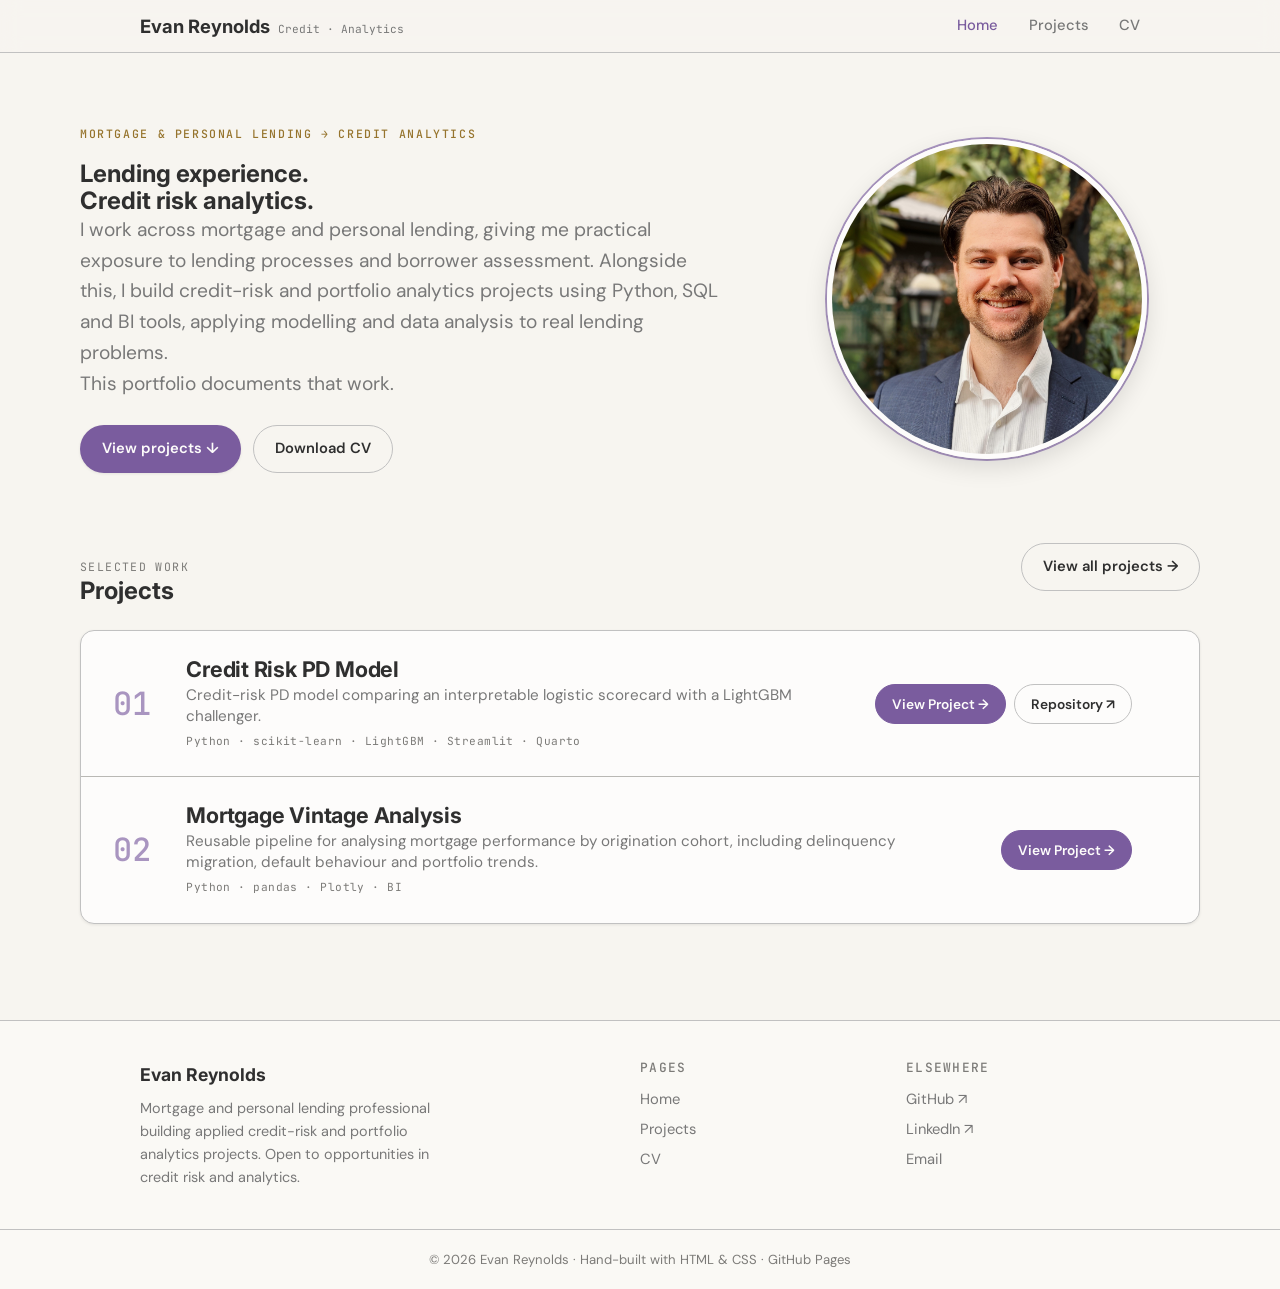
<file: index.html>
<!DOCTYPE html>
<html lang="en">

<head>
  <meta charset="UTF-8" />
  <meta name="viewport" content="width=device-width, initial-scale=1.0" />
  <meta name="theme-color" content="#7A5C9E" />
  <title>Evan Reynolds · Credit &amp; Analytics · Mortgages + Personal Lending</title>
  <meta name="description"
    content="Evan Reynolds: mortgage and personal lending experience, with applied credit-risk and portfolio analytics projects in Python, SQL and BI." />
  <link rel="preconnect" href="https://fonts.googleapis.com" />
  <link rel="preconnect" href="https://fonts.gstatic.com" crossorigin />
  <link
    href="https://fonts.googleapis.com/css2?family=Inter:wght@400;500;600;700&family=DM+Sans:wght@400;500;600&family=JetBrains+Mono:wght@400;500&display=swap"
    rel="stylesheet" />
  <link rel="stylesheet" href="styles.css" />
</head>

<body>
  <!-- NAV -->
  <header class="nav">
    <div class="nav-inner">
      <a href="index.html" class="brand">Evan Reynolds <span class="brand-sub">Credit · Analytics</span></a>
      <nav class="nav-links">
        <a href="index.html" class="active">Home</a>
        <a href="projects.html">Projects</a>
        <a href="cv.pdf">CV</a>
      </nav>
    </div>
  </header>

  <!-- LEAD / ABOUT (top of page) -->
  <section class="lead-block">
    <div class="wrap-wide">
      <div class="hero-grid">
        <div class="hero-copy">
          <p class="eyebrow">Mortgage &amp; personal lending &rarr; credit analytics</p>
          <h1>Lending experience.<br /><span class="accent">Credit risk analytics.</span></h1>
          <p class="lead">
            I work across mortgage and personal lending, giving me practical exposure to lending
            processes and borrower assessment. Alongside this, I build credit-risk and portfolio
            analytics projects using Python, SQL and BI tools, applying modelling and data analysis
            to real lending problems.
          </p>
          <p class="lead">This portfolio documents that work.</p>
          <div class="cta">
            <a class="btn btn-primary" href="#work">View projects &darr;</a>
            <a class="btn btn-ghost" href="cv.pdf">Download CV</a>
          </div>
        </div>
        <div class="hero-photo">
          <img class="headshot" src="image/headshot.jpg" alt="Evan Reynolds"
            onerror="this.style.display='none'; this.nextElementSibling.style.display='flex';" />
          <div class="headshot-ph">Add your headshot<br />(image/headshot.jpg)</div>
        </div>
      </div>
    </div>
  </section>

  <!-- WORK — teaser that points to the Projects page (the single source of truth) -->
  <section class="work" id="work">
    <div class="wrap-wide">
      <div class="work-head section-head-row">
        <div>
          <p class="section-kicker">Selected work</p>
          <h2>Projects</h2>
        </div>
        <a class="btn btn-ghost" href="projects.html">View all projects &rarr;</a>
      </div>

      <!-- Compact project rows. To add one: copy an <article class="proj-row">,
           bump the number, and point the links at the project page and repo.
           No repo yet? Remove the Repository link rather than leaving a placeholder. -->
      <div class="proj-rows">

        <article class="proj-row">
          <span class="row-num">01</span>
          <div class="row-main">
            <h3><a href="projects/pd-model/index.html">Credit Risk PD Model</a></h3>
            <p class="row-what">Credit-risk PD model comparing an interpretable logistic scorecard with a LightGBM challenger.</p>
            <p class="row-meta">Python · scikit-learn · LightGBM · Streamlit · Quarto</p>
          </div>
          <div class="row-links">
            <a class="row-link is-primary" href="projects/pd-model/index.html">View Project &rarr;</a>
            <a class="row-link" href="https://github.com/smallchuch/pd_model_project" target="_blank" rel="noopener">Repository ↗</a>
          </div>
        </article>

        <article class="proj-row">
          <span class="row-num">02</span>
          <div class="row-main">
            <h3><a href="projects/vintage-analysis/index.html">Mortgage Vintage Analysis</a></h3>
            <p class="row-what">Reusable pipeline for analysing mortgage performance by origination cohort, including delinquency migration, default behaviour and portfolio trends.</p>
            <p class="row-meta">Python · pandas · Plotly · BI</p>
          </div>
          <div class="row-links">
            <a class="row-link is-primary" href="projects/vintage-analysis/index.html">View Project &rarr;</a>
          </div>
        </article>

      </div>

    </div>
  </section>

  <!-- FOOTER -->
  <footer class="footer">
    <div class="footer-inner">
      <div>
        <div class="foot-brand">Evan Reynolds</div>
        <p class="foot-blurb">Mortgage and personal lending professional building applied credit-risk and portfolio analytics projects. Open to opportunities in credit risk and analytics.</p>
      </div>
      <div>
        <h4>Pages</h4>
        <a href="index.html">Home</a>
        <a href="projects.html">Projects</a>
        <a href="cv.pdf">CV</a>
      </div>
      <div>
        <h4>Elsewhere</h4>
        <a href="https://github.com/smallchuch" target="_blank" rel="noopener">GitHub ↗</a>
        <a href="https://www.linkedin.com/in/evan-reynolds-007b83183/" target="_blank" rel="noopener">LinkedIn ↗</a>
        <a href="mailto:evanrlreynolds@proton.me">Email</a>
      </div>
    </div>
    <div class="footer-bottom">© <span id="year"></span> Evan Reynolds · Hand-built with HTML &amp; CSS · GitHub Pages</div>
  </footer>

  <script>document.getElementById("year").textContent = new Date().getFullYear();</script>
</body>

</html>
</file>
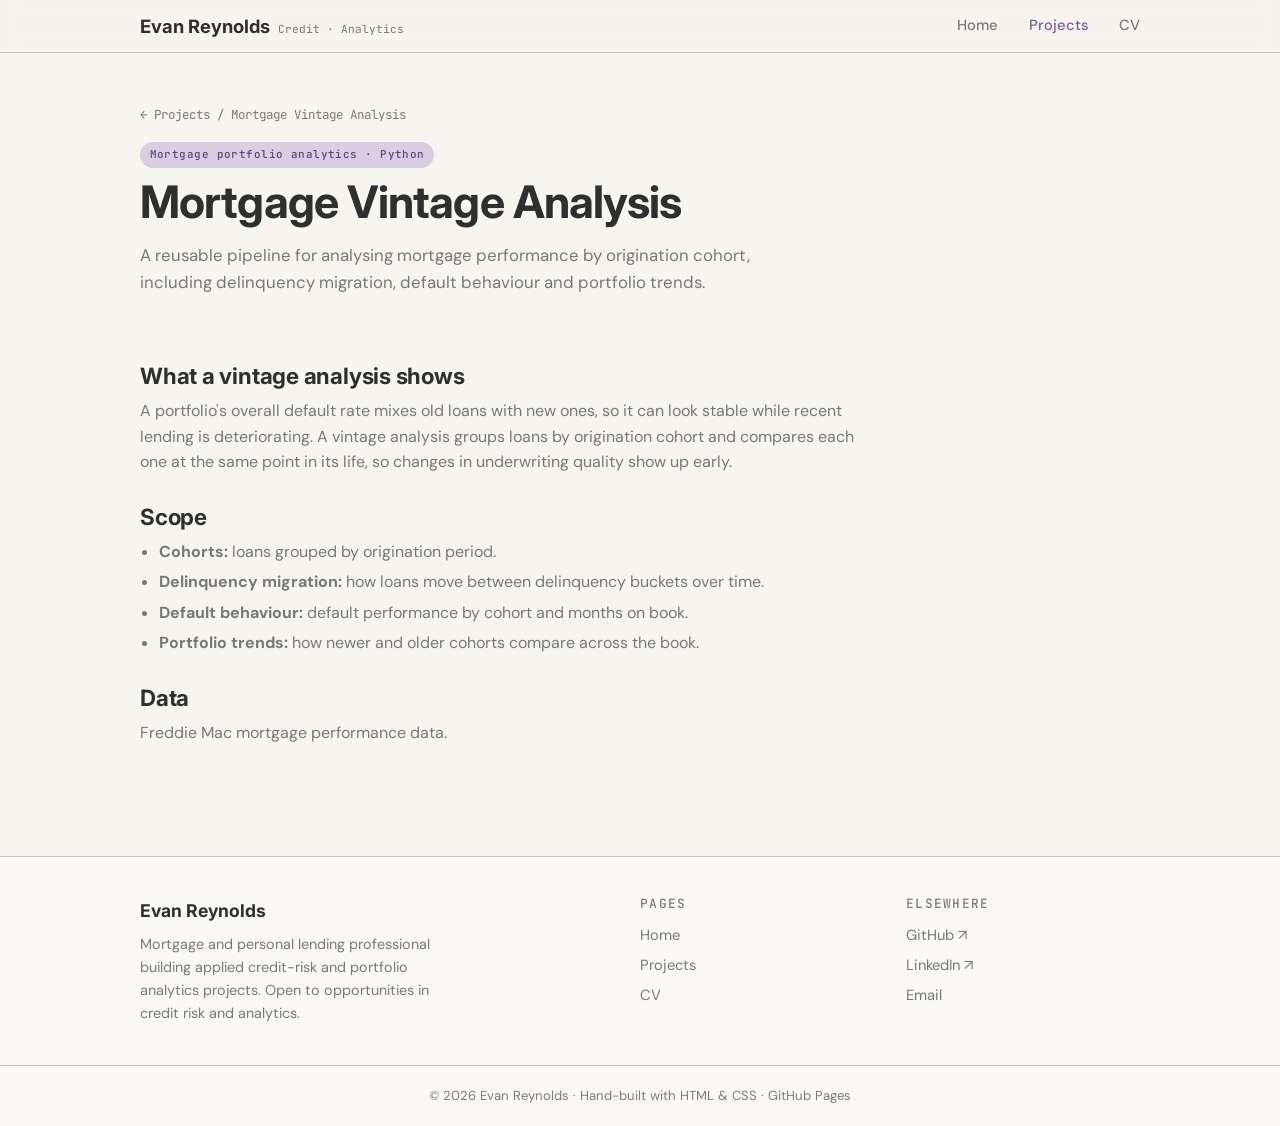
<file: projects/vintage-analysis/index.html>
<!DOCTYPE html>
<html lang="en">
<head>
  <meta charset="UTF-8" />
  <meta name="viewport" content="width=device-width, initial-scale=1.0" />
  <meta name="theme-color" content="#7A5C9E" />
  <title>Mortgage Vintage Analysis · Evan Reynolds</title>
  <meta name="description" content="A reusable pipeline for analysing mortgage performance by origination cohort, including delinquency migration, default behaviour and portfolio trends." />
  <link rel="preconnect" href="https://fonts.googleapis.com" />
  <link rel="preconnect" href="https://fonts.gstatic.com" crossorigin />
  <link href="https://fonts.googleapis.com/css2?family=Inter:wght@400;500;600;700&family=DM+Sans:wght@400;500;600&family=JetBrains+Mono:wght@400;500&display=swap" rel="stylesheet" />
  <link rel="stylesheet" href="../../styles.css" />
</head>
<body>
  <!-- NAV -->
  <header class="nav">
    <div class="nav-inner">
      <a href="../../index.html" class="brand">Evan Reynolds <span class="brand-sub">Credit · Analytics</span></a>
      <nav class="nav-links">
        <a href="../../index.html">Home</a>
        <a href="../../projects.html" class="active">Projects</a>
        <a href="../../cv.pdf">CV</a>
      </nav>
    </div>
  </header>

  <!-- PROJECT HEADER -->
  <section class="proj-header">
    <div class="wrap">
      <p class="crumb"><a href="../../projects.html">← Projects</a> / Mortgage Vintage Analysis</p>
      <span class="tag tag-quarto">Mortgage portfolio analytics · Python</span>
      <h1>Mortgage Vintage Analysis</h1>
      <p class="proj-desc">
        A reusable pipeline for analysing mortgage performance by origination cohort, including
        delinquency migration, default behaviour and portfolio trends.
      </p>
    </div>
  </section>

  <!-- WRITE-UP -->
  <section class="section" style="padding-top:1rem;">
    <div class="wrap">
      <div class="prose">
        <h2>What a vintage analysis shows</h2>
        <p>
          A portfolio's overall default rate mixes old loans with new ones, so it can look stable
          while recent lending is deteriorating. A vintage analysis groups loans by origination cohort
          and compares each one at the same point in its life, so changes in underwriting quality show
          up early.
        </p>

        <h2>Scope</h2>
        <ul>
          <li><strong>Cohorts:</strong> loans grouped by origination period.</li>
          <li><strong>Delinquency migration:</strong> how loans move between delinquency buckets over time.</li>
          <li><strong>Default behaviour:</strong> default performance by cohort and months on book.</li>
          <li><strong>Portfolio trends:</strong> how newer and older cohorts compare across the book.</li>
        </ul>

        <h2>Data</h2>
        <p>Freddie Mac mortgage performance data.</p>
      </div>
    </div>
  </section>

  <!-- FOOTER -->
  <footer class="footer">
    <div class="footer-inner">
      <div>
        <div class="foot-brand">Evan Reynolds</div>
        <p class="foot-blurb">Mortgage and personal lending professional building applied credit-risk and portfolio analytics projects. Open to opportunities in credit risk and analytics.</p>
      </div>
      <div>
        <h4>Pages</h4>
        <a href="../../index.html">Home</a>
        <a href="../../projects.html">Projects</a>
        <a href="../../cv.pdf">CV</a>
      </div>
      <div>
        <h4>Elsewhere</h4>
        <a href="https://github.com/smallchuch" target="_blank" rel="noopener">GitHub ↗</a>
        <a href="https://www.linkedin.com/in/evan-reynolds-007b83183/" target="_blank" rel="noopener">LinkedIn ↗</a>
        <a href="mailto:evanrlreynolds@proton.me">Email</a>
      </div>
    </div>
    <div class="footer-bottom">© <span id="year"></span> Evan Reynolds · Hand-built with HTML &amp; CSS · GitHub Pages</div>
  </footer>

  <script>document.getElementById("year").textContent = new Date().getFullYear();</script>
</body>
</html>
</file>
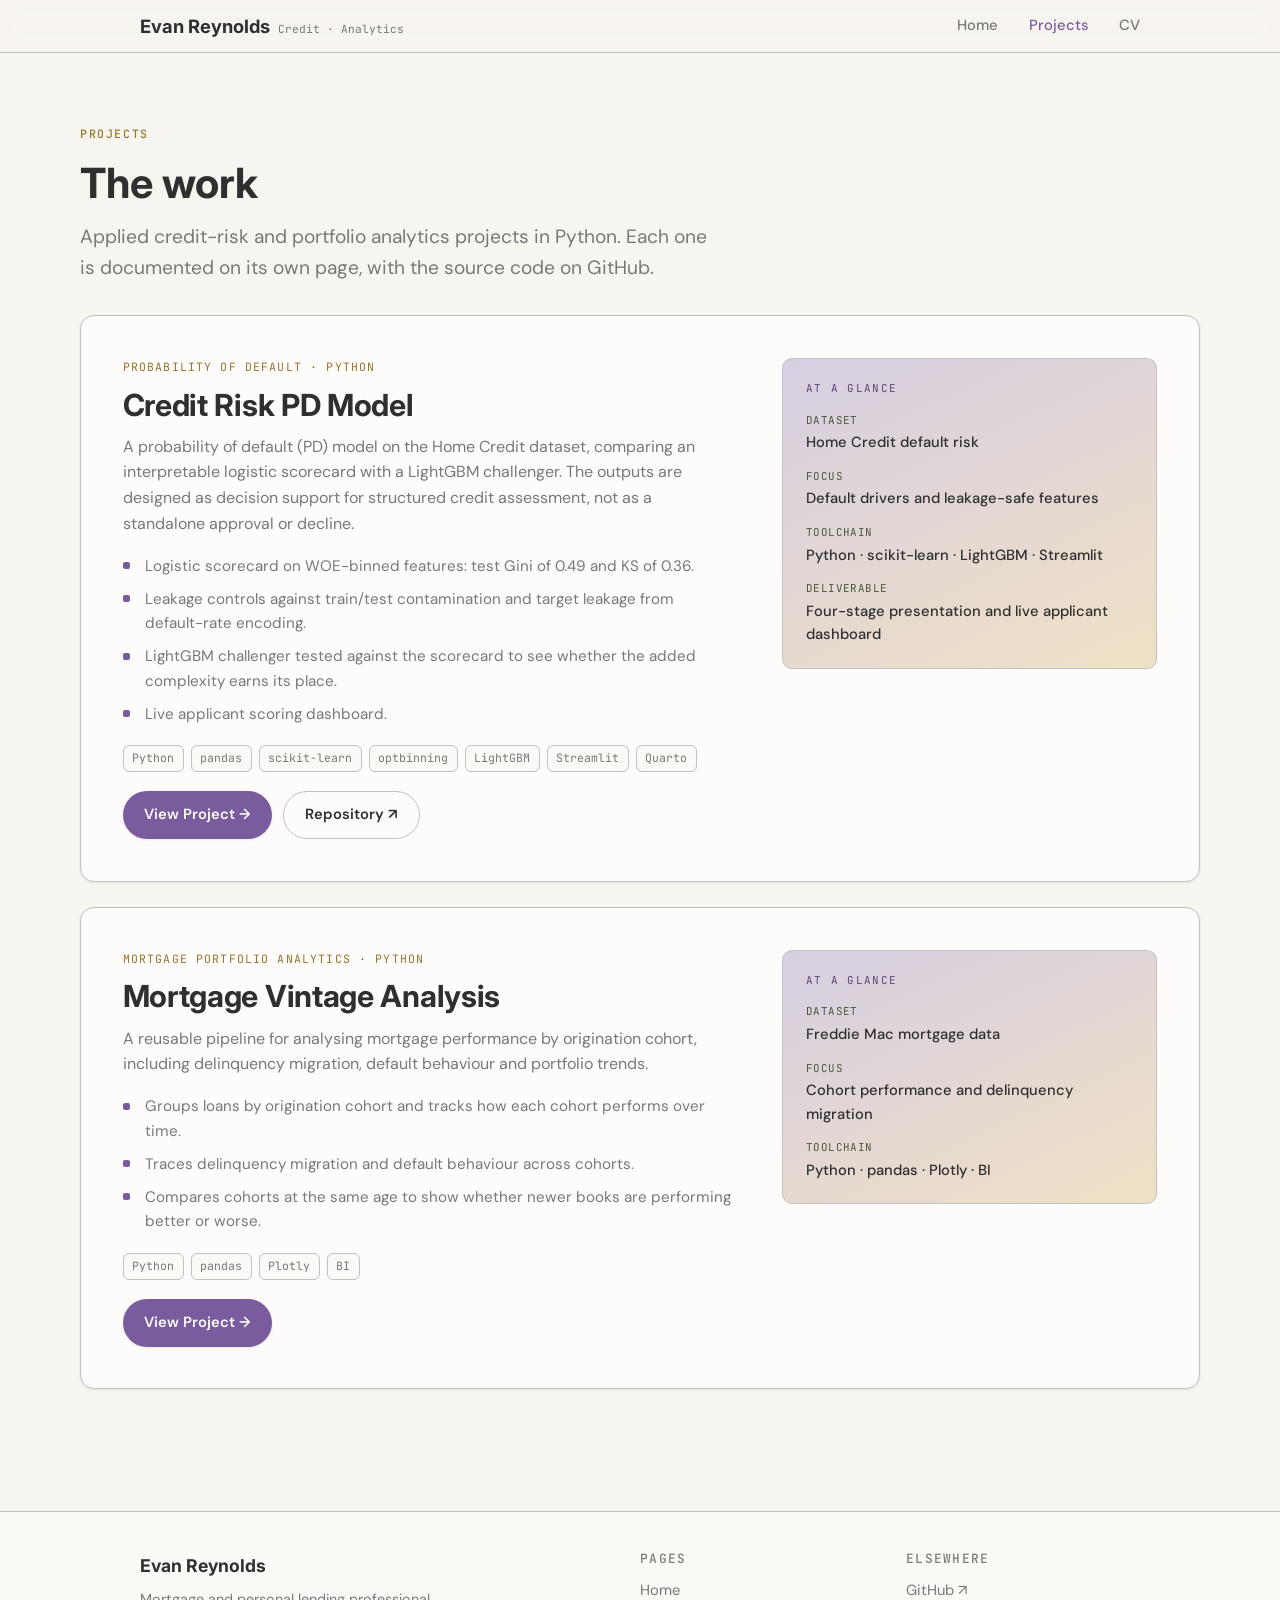
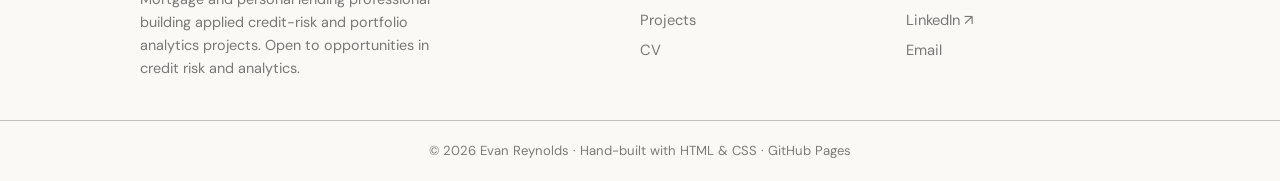
<file: projects.html>
<!DOCTYPE html>
<html lang="en">

<head>
  <meta charset="UTF-8" />
  <meta name="viewport" content="width=device-width, initial-scale=1.0" />
  <meta name="theme-color" content="#7A5C9E" />
  <title>Projects · Evan Reynolds</title>
  <meta name="description"
    content="Projects by Evan Reynolds: credit-risk modelling and mortgage portfolio analytics in Python, with source code on GitHub." />
  <link rel="preconnect" href="https://fonts.googleapis.com" />
  <link rel="preconnect" href="https://fonts.gstatic.com" crossorigin />
  <link
    href="https://fonts.googleapis.com/css2?family=Inter:wght@400;500;600;700&family=DM+Sans:wght@400;500;600&family=JetBrains+Mono:wght@400;500&display=swap"
    rel="stylesheet" />
  <link rel="stylesheet" href="styles.css" />
</head>

<body>
  <!-- NAV -->
  <header class="nav">
    <div class="nav-inner">
      <a href="index.html" class="brand">Evan Reynolds <span class="brand-sub">Credit · Analytics</span></a>
      <nav class="nav-links">
        <a href="index.html">Home</a>
        <a href="projects.html" class="active">Projects</a>
        <a href="cv.pdf">CV</a>
      </nav>
    </div>
  </header>

  <!-- INTRO -->
  <section class="lead-block" style="padding-bottom:1rem;">
    <div class="wrap-wide">
      <p class="eyebrow">Projects</p>
      <h1 style="font-size:clamp(1.8rem,4vw,2.6rem); margin-bottom:.9rem;">The work</h1>
      <p class="lead">
        Applied credit-risk and portfolio analytics projects in Python. Each one is documented on
        its own page, with the source code on GitHub.
      </p>
    </div>
  </section>

  <!-- WORK — full-width project panels -->
  <main class="work" style="padding-top:1rem;">
    <div class="wrap-wide">

      <!-- Credit Risk PD Model -->
      <article class="project-panel">
        <div class="p-body">
          <p class="p-flag">Probability of default · Python</p>
          <h3>Credit Risk PD Model</h3>
          <p class="p-desc">
            A probability of default (PD) model on the Home Credit dataset, comparing an interpretable
            logistic scorecard with a LightGBM challenger. The outputs are designed as decision support
            for structured credit assessment, not as a standalone approval or decline.
          </p>
          <ul class="p-points">
            <li>Logistic scorecard on WOE-binned features: test Gini of 0.49 and KS of 0.36.</li>
            <li>Leakage controls against train/test contamination and target leakage from default-rate encoding.</li>
            <li>LightGBM challenger tested against the scorecard to see whether the added complexity earns its place.</li>
            <li>Live applicant scoring dashboard.</li>
          </ul>
          <div class="stack">
            <span>Python</span><span>pandas</span><span>scikit-learn</span><span>optbinning</span><span>LightGBM</span><span>Streamlit</span><span>Quarto</span>
          </div>
          <div class="p-cta">
            <a class="btn btn-primary" href="projects/pd-model/index.html">View Project &rarr;</a>
            <a class="btn btn-ghost" href="https://github.com/smallchuch/pd_model_project" target="_blank"
              rel="noopener">Repository ↗</a>
          </div>
        </div>
        <aside class="p-rail">
          <p class="rail-kick">At a glance</p>
          <dl>
            <div>
              <dt>Dataset</dt>
              <dd>Home Credit default risk</dd>
            </div>
            <div>
              <dt>Focus</dt>
              <dd>Default drivers and leakage-safe features</dd>
            </div>
            <div>
              <dt>Toolchain</dt>
              <dd>Python · scikit-learn · LightGBM · Streamlit</dd>
            </div>
            <div>
              <dt>Deliverable</dt>
              <dd>Four-stage presentation and live applicant dashboard</dd>
            </div>
          </dl>
        </aside>
      </article>

      <!-- Mortgage Vintage Analysis -->
      <article class="project-panel">
        <div class="p-body">
          <p class="p-flag">Mortgage portfolio analytics · Python</p>
          <h3>Mortgage Vintage Analysis</h3>
          <p class="p-desc">
            A reusable pipeline for analysing mortgage performance by origination cohort, including
            delinquency migration, default behaviour and portfolio trends.
          </p>
          <ul class="p-points">
            <li>Groups loans by origination cohort and tracks how each cohort performs over time.</li>
            <li>Traces delinquency migration and default behaviour across cohorts.</li>
            <li>Compares cohorts at the same age to show whether newer books are performing better or worse.</li>
          </ul>
          <div class="stack">
            <span>Python</span><span>pandas</span><span>Plotly</span><span>BI</span>
          </div>
          <div class="p-cta">
            <a class="btn btn-primary" href="projects/vintage-analysis/index.html">View Project &rarr;</a>
          </div>
        </div>
        <aside class="p-rail">
          <p class="rail-kick">At a glance</p>
          <dl>
            <div>
              <dt>Dataset</dt>
              <dd>Freddie Mac mortgage data</dd>
            </div>
            <div>
              <dt>Focus</dt>
              <dd>Cohort performance and delinquency migration</dd>
            </div>
            <div>
              <dt>Toolchain</dt>
              <dd>Python · pandas · Plotly · BI</dd>
            </div>
          </dl>
        </aside>
      </article>

    </div>
  </main>

  <!-- FOOTER -->
  <footer class="footer">
    <div class="footer-inner">
      <div>
        <div class="foot-brand">Evan Reynolds</div>
        <p class="foot-blurb">Mortgage and personal lending professional building applied credit-risk and portfolio
          analytics projects. Open to opportunities in credit risk and analytics.</p>
      </div>
      <div>
        <h4>Pages</h4>
        <a href="index.html">Home</a>
        <a href="projects.html">Projects</a>
        <a href="cv.pdf">CV</a>
      </div>
      <div>
        <h4>Elsewhere</h4>
        <a href="https://github.com/smallchuch" target="_blank" rel="noopener">GitHub ↗</a>
        <a href="https://www.linkedin.com/in/evan-reynolds-007b83183/" target="_blank" rel="noopener">LinkedIn ↗</a>
        <a href="mailto:evanrlreynolds@proton.me">Email</a>
      </div>
    </div>
    <div class="footer-bottom">© <span id="year"></span> Evan Reynolds · Hand-built with HTML &amp; CSS · GitHub Pages
    </div>
  </footer>

  <script>document.getElementById("year").textContent = new Date().getFullYear();</script>
</body>

</html>
</file>
<file: styles.css>
/* ==========================================================================
   Chuch — Portfolio design system
   Ported from python_style_util.py (Credit Risk ML brand)
   Jacaranda (primary) · Gold (secondary) · Olive (tertiary) on warm off-white
   ========================================================================== */

:root {
  /* ---- Brand hues (100 lightest -> 500 darkest; 300 = base) ---- */
  --off-white-100: #FDFCFB;
  --off-white-200: #FAF9F5;
  --off-white-300: #F7F5F0;
  --off-white-400: #B9B8B4;
  --off-white-500: #7C7B78;

  --olive-100: #D1D5CA;
  --olive-200: #9CA38D;
  --olive-300: #67724F;
  --olive-400: #4D563B;
  --olive-500: #343928;

  --jac-100: #D7CEE2;
  --jac-200: #A995C0;
  --jac-300: #7A5C9E;
  --jac-400: #5C4577;
  --jac-500: #3D2E4F;

  --gold-100: #EFE1C5;
  --gold-200: #DBBE80;
  --gold-300: #C89B3C;
  --gold-400: #96742D;
  --gold-500: #644E1E;

  --charcoal-100: #C1C1C1;
  --charcoal-200: #787878;
  --charcoal-300: #2F2F2F;
  --charcoal-400: #232323;
  --charcoal-500: #181818;

  /* ---- Semantic ---- */
  --bg-page: var(--off-white-300);
  --bg-surface: var(--off-white-100);
  --bg-subtle: var(--off-white-200);
  --bg-primary: var(--jac-300);
  --bg-primary-hover: var(--jac-400);
  --bg-primary-light: var(--jac-100);

  --text-primary: var(--charcoal-300);
  --text-secondary: var(--charcoal-200);
  --text-tertiary: var(--off-white-500);
  --text-inverse: var(--off-white-100);
  --text-link: var(--jac-400);

  --border-subtle: var(--charcoal-100);

  /* status pills */
  --status-default-bg: #FCEBEA; --status-default-text: #8D2623;
  --status-safe-bg: #F4F9F0;    --status-safe-text: #5B7944;
  --status-watch-bg: #FFFAED;   --status-watch-text: #9D8232;
  --status-info-bg: #EFE1C5;    --status-info-text: #96742D;
  --status-neutral-bg: #FAF9F5; --status-neutral-text: #2F2F2F;

  --shadow-sm: 0 1px 3px rgba(0,0,0,0.08);
  --shadow-md: 0 4px 12px rgba(0,0,0,0.10);
  --shadow-lg: 0 8px 24px rgba(0,0,0,0.12);

  --font-head: "Inter", "DM Sans", Arial, sans-serif;
  --font-body: "DM Sans", "Inter", Arial, sans-serif;
  --font-mono: "JetBrains Mono", "Courier New", monospace;

  --maxw: 1080px;
  --radius: 14px;
}

* { box-sizing: border-box; margin: 0; padding: 0; }
html { scroll-behavior: smooth; }

body {
  font-family: var(--font-body);
  background: var(--bg-page);
  color: var(--text-primary);
  line-height: 1.6;
  -webkit-font-smoothing: antialiased;
}

h1, h2, h3, h4, .brand { font-family: var(--font-head); line-height: 1.15; font-weight: 700; }
a { color: var(--text-link); }

.wrap { max-width: var(--maxw); margin: 0 auto; padding: 0 clamp(1.2rem, 5vw, 2.5rem); }

/* ---- Nav ---- */
.nav {
  position: sticky; top: 0; z-index: 50;
  background: rgba(247, 245, 240, 0.82);
  backdrop-filter: blur(10px);
  border-bottom: 1px solid var(--border-subtle);
}
.nav-inner {
  max-width: var(--maxw); margin: 0 auto;
  padding: 0.9rem clamp(1.2rem, 5vw, 2.5rem);
  display: flex; align-items: center; justify-content: space-between;
}
.brand { font-size: 1.15rem; color: var(--text-primary); text-decoration: none; display: flex; align-items: baseline; gap: 0.5rem; }
.brand .brand-sub { font-family: var(--font-mono); font-size: 0.7rem; font-weight: 400; color: var(--text-secondary); }
.nav-links { display: flex; gap: clamp(1rem, 3vw, 1.9rem); }
.nav-links a { color: var(--text-secondary); text-decoration: none; font-weight: 500; font-size: 0.92rem; transition: color .2s; }
.nav-links a:hover, .nav-links a.active { color: var(--jac-300); }

/* ---- Hero ---- */
.hero { padding: clamp(3rem, 8vw, 5.5rem) 0 clamp(2rem, 5vw, 3rem); }
.eyebrow {
  font-family: var(--font-mono);
  text-transform: uppercase; letter-spacing: .14em; font-size: .72rem; font-weight: 500;
  color: var(--gold-400); margin-bottom: 1rem;
}
.hero h1 { font-size: clamp(2.2rem, 5.5vw, 3.6rem); margin-bottom: 1.1rem; letter-spacing: -0.02em; }
.hero .accent { color: var(--jac-300); }
.lead { font-size: clamp(1.02rem, 2vw, 1.2rem); color: var(--text-secondary); max-width: 640px; }

.stats { display: flex; flex-wrap: wrap; gap: clamp(1.5rem, 5vw, 3rem); margin: 2.2rem 0; }
.stat .num { font-family: var(--font-head); font-size: 1.7rem; font-weight: 700; color: var(--jac-300); }
.stat .lbl { font-size: .85rem; color: var(--text-secondary); }

.cta { display: flex; gap: .8rem; flex-wrap: wrap; margin-top: 1.6rem; }

/* ---- Hero two-column layout + headshot ---- */
.hero-grid {
  display: grid; grid-template-columns: 1.2fr .8fr;
  gap: clamp(1.5rem, 5vw, 3.5rem); align-items: center;
}
.hero-photo { display: flex; justify-content: center; }
.headshot, .headshot-ph {
  width: clamp(220px, 26vw, 320px); aspect-ratio: 1 / 1;
  border-radius: 50%; object-fit: cover;
  border: 5px solid var(--bg-surface);
  box-shadow: var(--shadow-lg), 0 0 0 2px var(--jac-200);
}
.headshot-ph {
  display: none; /* shown via JS only if the image is missing */
  align-items: center; justify-content: center; text-align: center;
  background: linear-gradient(135deg, var(--jac-100), var(--gold-100));
  color: var(--jac-400); font-family: var(--font-mono); font-size: .8rem;
  padding: 1rem;
}

/* ---- Buttons ---- */
.btn {
  display: inline-flex; align-items: center; gap: .4rem;
  padding: .7rem 1.3rem; border-radius: 999px;
  font-family: var(--font-body); font-weight: 600; font-size: .92rem;
  text-decoration: none; cursor: pointer; border: 1px solid transparent;
  transition: transform .15s ease, box-shadow .2s ease, background .2s ease;
}
.btn:hover { transform: translateY(-1px); }
.btn-primary { background: var(--bg-primary); color: var(--text-inverse); box-shadow: var(--shadow-sm); }
.btn-primary:hover { background: var(--bg-primary-hover); box-shadow: var(--shadow-md); }
.btn-ghost { background: transparent; color: var(--text-primary); border-color: var(--border-subtle); }
.btn-ghost:hover { border-color: var(--jac-300); color: var(--jac-300); }
.btn-gold { background: var(--gold-300); color: #2F2A1A; }
.btn-gold:hover { background: var(--gold-400); color: #fff; }

/* ---- Section scaffolding ---- */
.section { padding: clamp(2.5rem, 6vw, 4rem) 0; }
.section-kicker { font-family: var(--font-mono); font-size: .72rem; letter-spacing: .12em; text-transform: uppercase; color: var(--text-tertiary); }
.section h2 { font-size: clamp(1.6rem, 3.5vw, 2.3rem); margin: .3rem 0 .5rem; letter-spacing: -0.01em; }
.section .section-intro { color: var(--text-secondary); max-width: 640px; margin-bottom: 1.8rem; }
.section-head-row { display: flex; align-items: baseline; justify-content: space-between; gap: 1rem; flex-wrap: wrap; }

/* ---- Filter chips ---- */
.filters { display: flex; flex-wrap: wrap; gap: .55rem; margin-bottom: 2rem; }
.chip {
  cursor: pointer; font-family: var(--font-body); font-size: .88rem;
  border: 1px solid var(--border-subtle); background: var(--bg-surface);
  color: var(--text-secondary); padding: .45rem 1rem; border-radius: 999px;
  display: inline-flex; align-items: center; gap: .45rem; transition: all .2s;
}
.chip .count { font-family: var(--font-mono); font-size: .72rem; color: var(--text-tertiary); }
.chip:hover { border-color: var(--jac-200); color: var(--text-primary); }
.chip.active { background: var(--jac-300); border-color: var(--jac-300); color: #fff; }
.chip.active .count { color: rgba(255,255,255,.8); }

/* ---- Featured card ---- */
.featured {
  display: grid; grid-template-columns: 1.1fr .9fr; gap: 1.8rem;
  background: var(--bg-surface); border: 1px solid var(--border-subtle);
  border-radius: var(--radius); padding: 1.8rem; box-shadow: var(--shadow-sm);
  margin-bottom: 2.5rem;
}
.featured .flag { font-family: var(--font-mono); font-size: .72rem; text-transform: uppercase; letter-spacing: .1em; color: var(--gold-400); margin-bottom: .7rem; }
.featured h3 { font-size: 1.6rem; margin-bottom: .7rem; }
.featured p { color: var(--text-secondary); margin-bottom: 1.1rem; }
.featured .card-cta { display: flex; gap: .7rem; flex-wrap: wrap; margin-top: 1.1rem; }
.featured-media {
  border-radius: 10px; border: 1px solid var(--border-subtle); overflow: hidden;
  background: linear-gradient(135deg, var(--jac-100), var(--gold-100));
  display: flex; align-items: center; justify-content: center; min-height: 220px;
  color: var(--jac-400); font-family: var(--font-mono); font-size: .8rem; text-align: center; padding: 1rem;
}
.featured-media img { width: 100%; height: 100%; object-fit: cover; display: block; }

/* ---- Project grid ---- */
.cat-group { margin-bottom: 2.6rem; }
.cat-group h3 { font-size: 1.25rem; margin-bottom: .3rem; }
.cat-group .cat-desc { color: var(--text-secondary); font-size: .95rem; margin-bottom: 1.2rem; }

.grid { display: grid; grid-template-columns: repeat(auto-fill, minmax(300px, 1fr)); gap: 1.2rem; }

.card {
  display: flex; flex-direction: column;
  background: var(--bg-surface); border: 1px solid var(--border-subtle);
  border-radius: var(--radius); padding: 1.4rem; text-decoration: none; color: inherit;
  transition: transform .18s ease, box-shadow .2s ease, border-color .2s ease;
}
.card:hover { transform: translateY(-3px); box-shadow: var(--shadow-md); border-color: var(--jac-200); }
.card .card-top { display: flex; align-items: center; justify-content: space-between; margin-bottom: .8rem; }
.card .idx { font-family: var(--font-mono); font-size: .8rem; color: var(--text-tertiary); }
.card h4 { font-size: 1.15rem; margin-bottom: .5rem; }
.card p { color: var(--text-secondary); font-size: .92rem; flex-grow: 1; }
.card .arrow { color: var(--jac-300); font-weight: 600; font-size: .9rem; margin-top: 1rem; }

/* ---- Type tag (pill) ---- */
.tag {
  display: inline-block; font-family: var(--font-mono);
  font-size: .68rem; font-weight: 500; letter-spacing: .04em;
  padding: .25rem .6rem; border-radius: 999px; white-space: nowrap;
}
.tag-notebook { background: var(--status-info-bg); color: var(--status-info-text); }
.tag-quarto   { background: var(--jac-100); color: var(--jac-400); }
.tag-powerbi  { background: var(--status-watch-bg); color: var(--status-watch-text); }
.tag-sql      { background: var(--olive-100); color: var(--olive-400); }
.tag-excel    { background: var(--status-safe-bg); color: var(--status-safe-text); }

/* ---- Tech stack chips (mono) ---- */
.stack { display: flex; flex-wrap: wrap; gap: .4rem; margin: .9rem 0; }
.stack span {
  font-family: var(--font-mono); font-size: .72rem; color: var(--text-secondary);
  background: var(--bg-subtle); border: 1px solid var(--border-subtle);
  padding: .2rem .55rem; border-radius: 6px;
}

/* ---- Metric highlights ---- */
.metrics { display: flex; flex-wrap: wrap; gap: 1.2rem; margin-top: .8rem; }
.metric .m-num { font-family: var(--font-head); font-weight: 700; color: var(--jac-300); font-size: 1rem; }
.metric .m-lbl { font-size: .78rem; color: var(--text-secondary); }

/* ---- Skills grid ---- */
.skills-grid { display: grid; grid-template-columns: repeat(auto-fit, minmax(240px, 1fr)); gap: 1.2rem; }
.skill-card { background: var(--bg-surface); border: 1px solid var(--border-subtle); border-radius: var(--radius); padding: 1.3rem; }
.skill-card h4 { color: var(--jac-300); margin-bottom: .4rem; }
.skill-card p { color: var(--text-secondary); font-size: .9rem; }

/* ==========================================================================
   Project detail page
   ========================================================================== */
.crumb { font-family: var(--font-mono); font-size: .78rem; color: var(--text-tertiary); margin-bottom: 1rem; }
.crumb a { color: var(--text-secondary); text-decoration: none; }
.crumb a:hover { color: var(--jac-300); }

.proj-header { padding: clamp(2rem, 6vw, 3.2rem) 0 1.4rem; }
.proj-header h1 { font-size: clamp(1.9rem, 4.5vw, 2.8rem); margin: .6rem 0 .8rem; letter-spacing: -0.02em; }
.proj-header .proj-desc { color: var(--text-secondary); max-width: 680px; font-size: 1.05rem; }
.proj-actions { display: flex; gap: .7rem; flex-wrap: wrap; margin-top: 1.4rem; }

/* Responsive 16:9 presentation embed */
.embed-frame {
  position: relative; width: 100%; padding-top: 56.25%;
  background: var(--bg-subtle); border: 1px solid var(--border-subtle);
  border-radius: var(--radius); overflow: hidden; box-shadow: var(--shadow-sm);
}
.embed-frame iframe { position: absolute; inset: 0; width: 100%; height: 100%; border: 0; }
.embed-note { font-size: .82rem; color: var(--text-tertiary); margin-top: .6rem; }

.prose { max-width: 720px; }
.prose h2 { font-size: 1.4rem; margin: 1.8rem 0 .6rem; }
.prose h3 { font-size: 1.1rem; margin: 1.4rem 0 .4rem; }
.prose p { color: var(--text-secondary); margin-bottom: .9rem; }
.prose ul { color: var(--text-secondary); margin: 0 0 .9rem 1.2rem; }
.prose li { margin-bottom: .3rem; }

/* ---- Footer ---- */
.footer { border-top: 1px solid var(--border-subtle); background: var(--bg-subtle); margin-top: 2rem; }
.footer-inner { max-width: var(--maxw); margin: 0 auto; padding: 2.5rem clamp(1.2rem, 5vw, 2.5rem); display: grid; grid-template-columns: 2fr 1fr 1fr; gap: 2rem; }
.footer h4 { font-size: .8rem; text-transform: uppercase; letter-spacing: .1em; color: var(--text-tertiary); margin-bottom: .8rem; font-family: var(--font-mono); font-weight: 500; }
.footer a { display: block; color: var(--text-secondary); text-decoration: none; font-size: .92rem; margin-bottom: .4rem; }
.footer a:hover { color: var(--jac-300); }
.footer .foot-brand { font-family: var(--font-head); font-weight: 700; font-size: 1.1rem; color: var(--text-primary); margin-bottom: .5rem; }
.footer .foot-blurb { color: var(--text-secondary); font-size: .9rem; max-width: 320px; }
.footer-bottom { text-align: center; padding: 1.2rem; font-size: .82rem; color: var(--text-tertiary); border-top: 1px solid var(--border-subtle); }

/* ---- Responsive ---- */
@media (max-width: 760px) {
  .featured { grid-template-columns: 1fr; }
  .hero-grid { grid-template-columns: 1fr; }
  .hero-photo { order: -1; margin-bottom: .5rem; justify-content: flex-start; }
  .footer-inner { grid-template-columns: 1fr 1fr; }
  .nav-links { gap: .9rem; font-size: .85rem; }
  .brand .brand-sub { display: none; }
}
@media (max-width: 480px) {
  .footer-inner { grid-template-columns: 1fr; }
}

/* ==========================================================================
   Full-width project panels (home + projects index)
   Added for the grounded, no-placeholder redesign
   ========================================================================== */
.wrap-wide { max-width: 1200px; margin: 0 auto; padding: 0 clamp(1.2rem, 5vw, 2.5rem); }

/* Lead / about block at the top of the home page */
.lead-block { padding: clamp(2.6rem, 7vw, 4.5rem) 0 clamp(1.5rem, 4vw, 2.4rem); }
.lead-block .now {
  font-family: var(--font-mono); font-size: .8rem; color: var(--text-secondary);
  margin-top: 1.4rem; display: inline-flex; align-items: center; gap: .5rem;
}
.lead-block .now::before {
  content: ""; width: 7px; height: 7px; border-radius: 50%;
  background: var(--olive-300); box-shadow: 0 0 0 3px var(--olive-100);
}

/* Section that holds the stacked project panels */
.work { padding: clamp(1rem, 3vw, 2rem) 0 clamp(2.5rem, 6vw, 4rem); }
.work-head { margin-bottom: 1.6rem; }

/* A single project = one full-width panel */
.project-panel {
  display: grid; grid-template-columns: 1.55fr .95fr; gap: clamp(1.4rem, 4vw, 3rem);
  background: var(--bg-surface); border: 1px solid var(--border-subtle);
  border-radius: var(--radius); padding: clamp(1.5rem, 4vw, 2.6rem);
  box-shadow: var(--shadow-sm); margin-bottom: 1.6rem;
  transition: box-shadow .25s ease, border-color .25s ease, transform .2s ease;
}
.project-panel:hover { box-shadow: var(--shadow-md); border-color: var(--jac-200); }

.project-panel .p-flag {
  font-family: var(--font-mono); font-size: .72rem; text-transform: uppercase;
  letter-spacing: .1em; color: var(--gold-400); margin-bottom: .7rem;
}
.project-panel h3 { font-size: clamp(1.35rem, 2.6vw, 1.9rem); margin-bottom: .7rem; letter-spacing: -.01em; }
.project-panel .p-desc { color: var(--text-secondary); margin-bottom: 1.1rem; max-width: 60ch; }

/* Approach highlights — real bullets, not filler */
.p-points { list-style: none; margin: 0 0 1.2rem; padding: 0; }
.p-points li {
  position: relative; padding-left: 1.4rem; margin-bottom: .55rem;
  color: var(--text-secondary); font-size: .95rem;
}
.p-points li::before {
  content: ""; position: absolute; left: 0; top: .55em;
  width: 7px; height: 7px; border-radius: 2px; background: var(--jac-300);
}

.project-panel .p-cta { display: flex; gap: .7rem; flex-wrap: wrap; margin-top: 1.2rem; }

/* Right rail — an "at a glance" summary in place of a screenshot */
.p-rail {
  align-self: start; border-radius: 10px; padding: 1.3rem 1.4rem;
  background: linear-gradient(155deg, var(--jac-100), var(--gold-100));
  border: 1px solid var(--border-subtle);
}
.p-rail .rail-kick {
  font-family: var(--font-mono); font-size: .68rem; text-transform: uppercase;
  letter-spacing: .12em; color: var(--jac-400); margin-bottom: .9rem;
}
.p-rail dl { display: grid; grid-template-columns: 1fr; gap: .8rem; margin: 0; }
.p-rail dt { font-family: var(--font-mono); font-size: .68rem; letter-spacing: .04em; text-transform: uppercase; color: var(--olive-400); }
.p-rail dd { margin: .15rem 0 0; color: var(--charcoal-300); font-size: .92rem; font-weight: 500; }

@media (max-width: 780px) {
  .project-panel { grid-template-columns: 1fr; }
  .p-rail { order: -1; }
}

/* Presentation embed — honest holding state on the project page */
.embed-frame.is-shell {
  display: flex; align-items: center; justify-content: center;
  padding-top: 0; min-height: clamp(240px, 40vw, 420px);
  background: linear-gradient(135deg, var(--off-white-200), var(--jac-100));
}
.embed-shell-msg { text-align: center; max-width: 420px; padding: 1.5rem; }
.embed-shell-msg .kick { font-family: var(--font-mono); font-size: .72rem; text-transform: uppercase; letter-spacing: .12em; color: var(--gold-400); margin-bottom: .6rem; }
.embed-shell-msg h3 { color: var(--jac-400); font-size: 1.2rem; margin-bottom: .5rem; }
.embed-shell-msg p { color: var(--text-secondary); font-size: .9rem; }

/* ==========================================================================
   Compact project rows (home page)
   One row per project: number · what it is · status · links
   ========================================================================== */
.proj-rows {
  background: var(--bg-surface); border: 1px solid var(--border-subtle);
  border-radius: var(--radius); box-shadow: var(--shadow-sm); overflow: hidden;
}
.proj-row {
  position: relative;
  display: grid; grid-template-columns: auto 1fr auto auto;
  align-items: center; gap: clamp(1rem, 3vw, 2.2rem);
  padding: clamp(1.1rem, 2.6vw, 1.6rem) clamp(1.2rem, 3vw, 2rem);
  transition: background .2s ease;
}
.proj-row + .proj-row { border-top: 1px solid var(--off-white-400); }
.proj-row::before {                       /* accent bar that grows on hover */
  content: ""; position: absolute; left: 0; top: 0; bottom: 0; width: 4px;
  background: linear-gradient(var(--jac-300), var(--gold-300));
  transform: scaleY(0); transform-origin: top; transition: transform .25s ease;
}
.proj-row:hover { background: var(--bg-subtle); }
.proj-row:hover::before { transform: scaleY(1); }

.row-num {
  font-family: var(--font-mono); font-weight: 500;
  font-size: clamp(1.4rem, 3vw, 2rem); line-height: 1;
  color: var(--jac-200); transition: color .2s ease;
}
.proj-row:hover .row-num { color: var(--jac-300); }

.row-main { min-width: 0; }
.row-main h3 { font-size: clamp(1.1rem, 2.2vw, 1.35rem); letter-spacing: -.01em; margin-bottom: .2rem; }
.row-main h3 a { color: var(--text-primary); text-decoration: none; }
.row-main h3 a:hover { color: var(--jac-300); }
.row-what { color: var(--text-secondary); font-size: .95rem; line-height: 1.4; }
.row-meta {
  font-family: var(--font-mono); font-size: .7rem; letter-spacing: .04em;
  color: var(--text-tertiary); margin-top: .35rem;
}

.row-status {
  display: inline-flex; align-items: center; gap: .4rem; white-space: nowrap;
  font-family: var(--font-mono); font-size: .68rem; text-transform: uppercase; letter-spacing: .07em;
  padding: .28rem .7rem; border-radius: 999px;
}
.row-status::before { content: ""; width: 6px; height: 6px; border-radius: 50%; background: currentColor; }
.row-status.is-live { background: var(--status-safe-bg); color: var(--status-safe-text); }
.row-status.is-soon { background: var(--status-watch-bg); color: var(--status-watch-text); }

.row-links { display: flex; gap: .5rem; }
.row-link {
  display: inline-flex; align-items: center; white-space: nowrap;
  font-weight: 600; font-size: .86rem; text-decoration: none;
  padding: .5rem 1rem; border-radius: 999px;
  color: var(--text-primary); border: 1px solid var(--border-subtle);
  transition: background .2s ease, color .2s ease, border-color .2s ease, transform .15s ease;
}
.row-link:hover { border-color: var(--jac-300); color: var(--jac-300); transform: translateY(-1px); }
.row-link.is-primary { background: var(--bg-primary); border-color: var(--bg-primary); color: var(--text-inverse); }
.row-link.is-primary:hover { background: var(--bg-primary-hover); color: var(--text-inverse); }
.row-link.is-off { color: var(--text-tertiary); border-style: dashed; cursor: not-allowed; }
.row-link.is-off:hover { transform: none; border-color: var(--border-subtle); color: var(--text-tertiary); }

@media (max-width: 860px) {
  .proj-row { grid-template-columns: auto 1fr; row-gap: .8rem; }
  .row-num { grid-row: span 2; align-self: start; padding-top: .15rem; }
  .row-status { justify-self: start; }
  .row-links { grid-column: 1 / -1; }
}
@media (max-width: 480px) {
  .row-links { flex-wrap: wrap; }
  .row-link { flex: 1; justify-content: center; }
}
</file>
